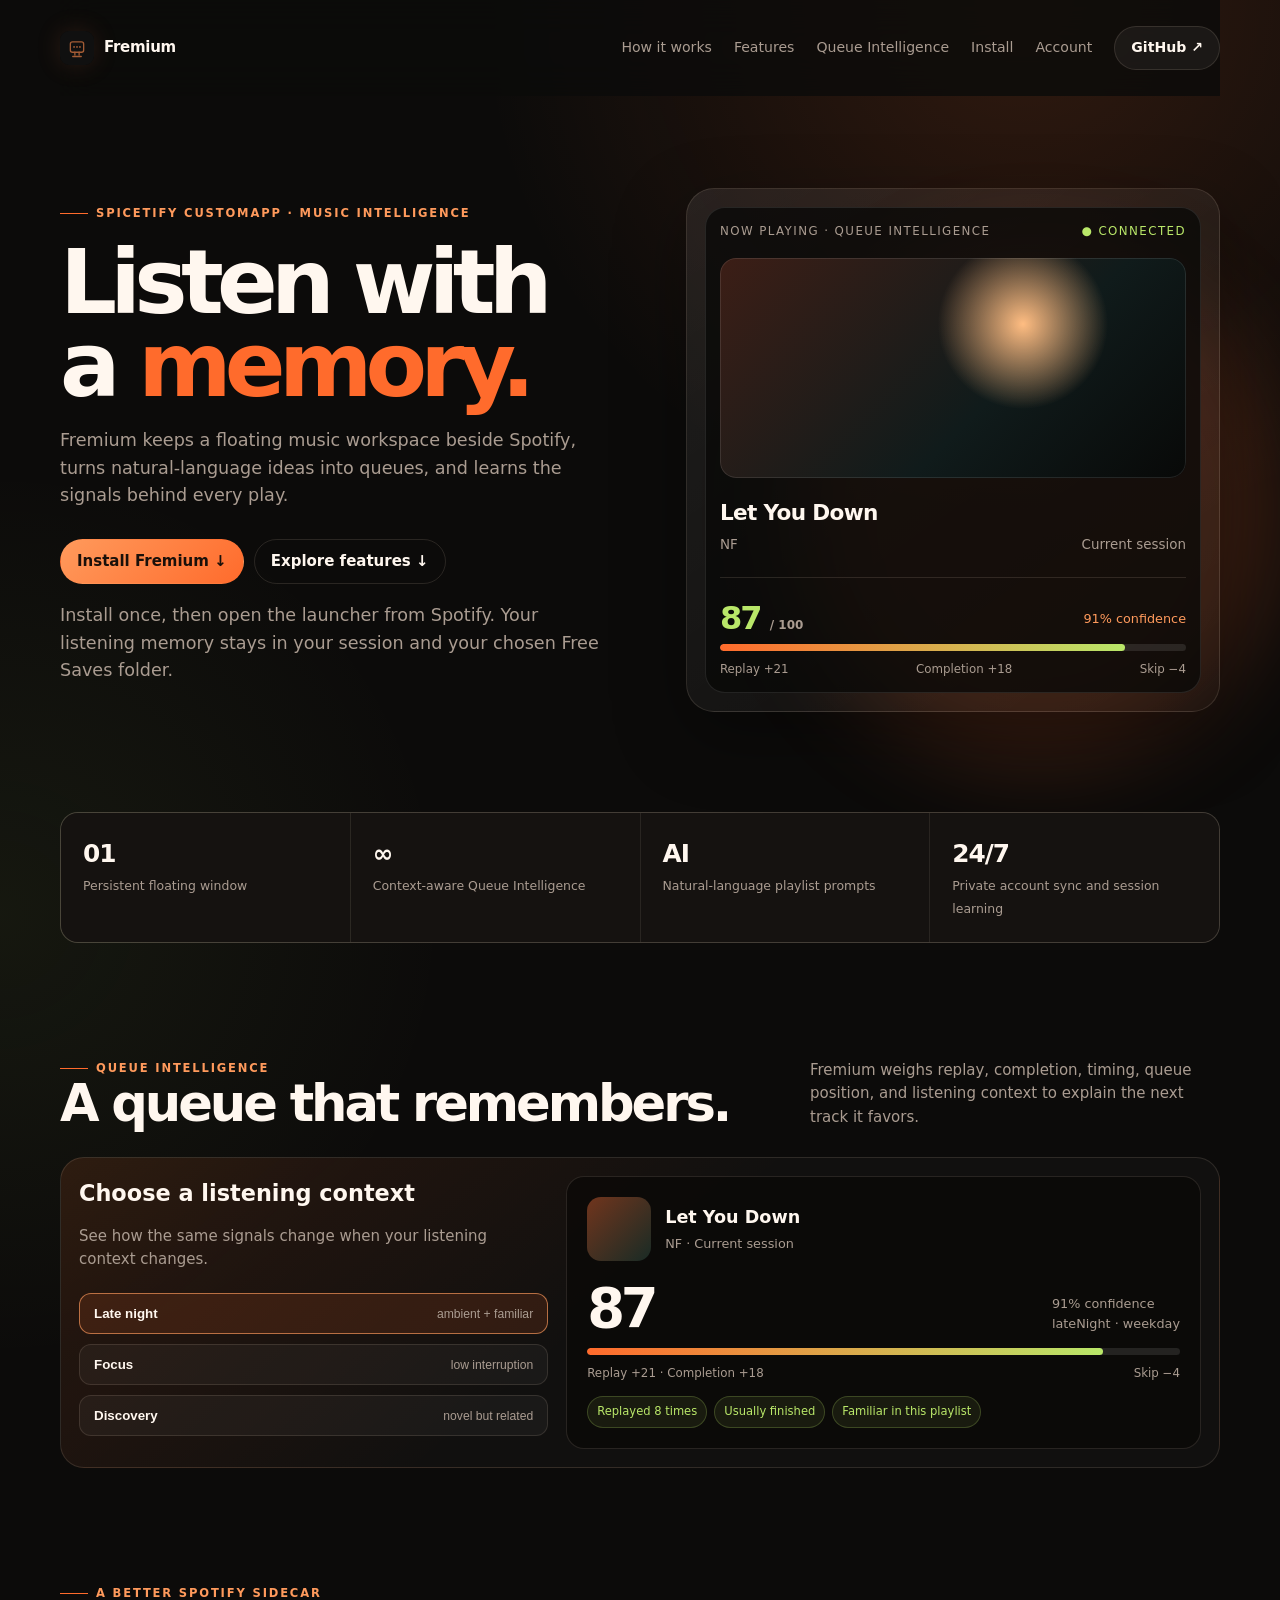
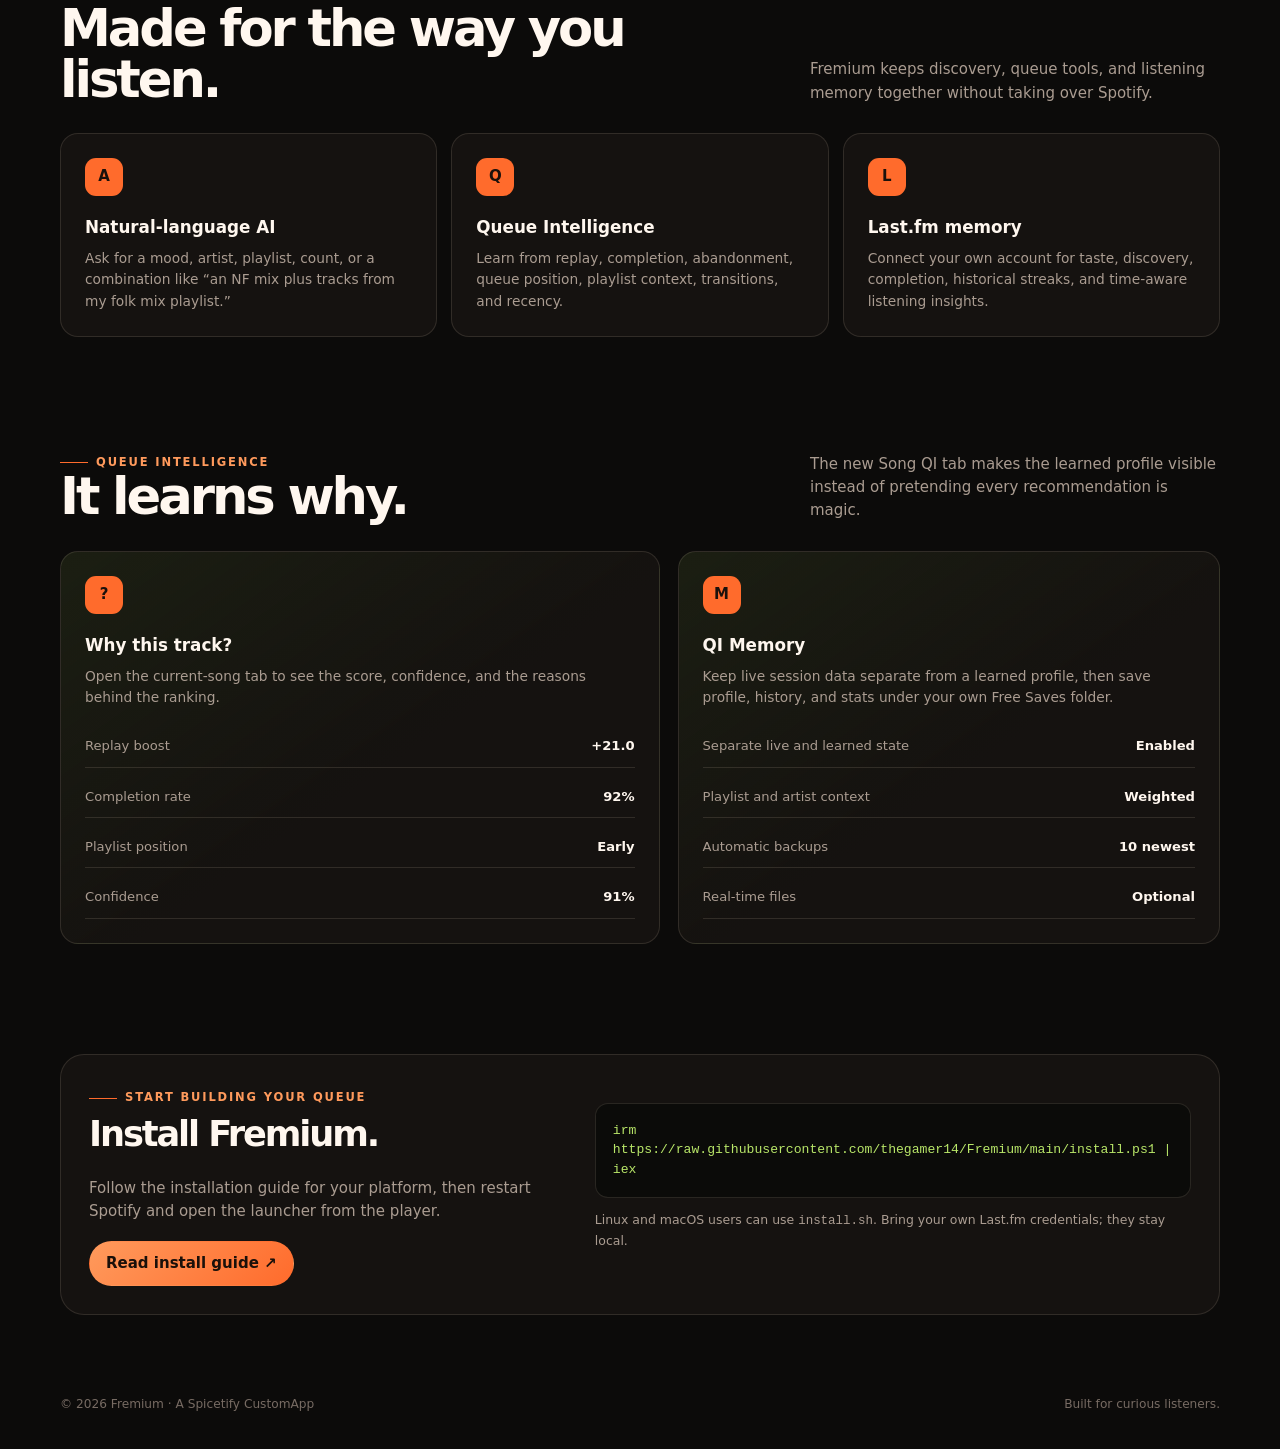
<file: index.html>
<!doctype html>
<html lang="en">
<head>
  <meta charset="utf-8">
  <meta name="viewport" content="width=device-width, initial-scale=1">
  <meta name="description" content="Fremium is a Spicetify CustomApp for smarter queues, AI playlists, and listening intelligence.">
  <title>Fremium — Listen with a memory</title>
  <link rel="icon" href="logo.svg" type="image/svg+xml">
  <style>
    :root {
      --bg: #0c0b0a;
      --panel: #151210;
      --panel-2: #1c1815;
      --line: rgba(255, 226, 204, .12);
      --text: #fff7ef;
      --muted: #aa9c91;
      --orange: #ff6b2c;
      --orange-2: #ff9a5c;
      --green: #b9e769;
      --shadow: 0 24px 70px rgba(0, 0, 0, .35);
    }
    * { box-sizing: border-box; }
    html { scroll-behavior: smooth; }
    body {
      margin: 0;
      color: var(--text);
      background:
        radial-gradient(circle at 80% 0%, rgba(255, 107, 44, .15), transparent 34rem),
        radial-gradient(circle at 0% 30%, rgba(185, 231, 105, .06), transparent 28rem),
        var(--bg);
      font: 15px/1.55 Inter, ui-sans-serif, system-ui, -apple-system, BlinkMacSystemFont, "Segoe UI", sans-serif;
    }
    a { color: inherit; text-decoration: none; }
    .shell { width: min(1160px, calc(100% - 40px)); margin: 0 auto; }
    .nav { display: flex; align-items: center; justify-content: space-between; padding: 26px 0; position: sticky; top: 0; z-index: 10; background: rgba(12, 11, 10, .82); backdrop-filter: blur(18px); }
    .brand { display: flex; align-items: center; gap: 10px; font-weight: 850; letter-spacing: -.02em; }
    .brand-mark { display: block; width: 34px; height: 34px; border-radius: 9px; box-shadow: 0 0 24px rgba(164, 92, 53, .2); }
    .nav-links { display: flex; align-items: center; gap: 22px; color: var(--muted); font-size: .88rem; }
    .nav-links a:hover { color: var(--text); }
    .nav-button, .button { display: inline-flex; align-items: center; justify-content: center; gap: 8px; border: 1px solid var(--line); border-radius: 999px; padding: 10px 16px; color: var(--text); background: rgba(255,255,255,.05); font-weight: 750; cursor: pointer; transition: transform .18s, border-color .18s, background .18s; }
    .nav-button:hover, .button:hover { transform: translateY(-2px); border-color: rgba(255, 155, 95, .6); background: rgba(255, 107, 44, .12); }
    .button.primary { color: #1a100a; border-color: transparent; background: linear-gradient(135deg, var(--orange-2), var(--orange)); }
    .button.secondary { background: transparent; }
    .hero { display: grid; grid-template-columns: 1.02fr .98fr; gap: 70px; align-items: center; padding: 92px 0 100px; }
    .eyebrow { display: inline-flex; align-items: center; gap: 8px; color: var(--orange-2); text-transform: uppercase; letter-spacing: .16em; font-size: .72rem; font-weight: 850; }
    .eyebrow::before { content: ""; width: 28px; height: 1px; background: var(--orange); }
    h1 { max-width: 700px; margin: 18px 0 20px; font-size: clamp(3.2rem, 7vw, 6.7rem); line-height: .93; letter-spacing: -.075em; }
    h1 em { color: var(--orange); font-style: normal; }
    .hero-copy > p { max-width: 570px; color: var(--muted); font-size: 1.1rem; }
    .hero-actions { display: flex; flex-wrap: wrap; gap: 10px; margin-top: 30px; }
    .hero-note { margin-top: 18px; color: #7f7168; font-size: .78rem; }
    .hero-art { position: relative; padding: 18px; border: 1px solid var(--line); border-radius: 28px; background: linear-gradient(145deg, rgba(255,255,255,.08), rgba(255,255,255,.02)); box-shadow: var(--shadow); }
    .hero-art::before { content: ""; position: absolute; inset: 12% -12% -10% 20%; z-index: -1; border-radius: 50%; background: rgba(255, 107, 44, .18); filter: blur(45px); }
    .player { padding: 14px; border: 1px solid rgba(255,255,255,.1); border-radius: 20px; background: rgba(9,8,7,.76); }
    .player-top, .player-meta, .score-line, .bar-line, .install-top { display: flex; align-items: center; justify-content: space-between; gap: 12px; }
    .player-top { color: var(--muted); font-size: .74rem; text-transform: uppercase; letter-spacing: .12em; }
    .live { color: var(--green); }
    .album-art { display: grid; place-items: center; height: 220px; margin: 18px 0; overflow: hidden; border-radius: 16px; background: radial-gradient(circle at 65% 30%, #ffbd82, transparent 25%), linear-gradient(135deg, #3c1e16, #101b1b 60%, #080908); font-size: 4rem; font-weight: 900; letter-spacing: -.12em; color: rgba(255,247,239,.86); box-shadow: inset 0 0 0 1px rgba(255,255,255,.1); }
    .album-art img { display: block; width: 100%; height: 100%; object-fit: cover; }
    .player h3 { margin: 0; font-size: 1.35rem; letter-spacing: -.03em; }
    .player-meta { margin-top: 5px; color: var(--muted); font-size: .84rem; }
    .score-line { margin-top: 22px; padding-top: 16px; border-top: 1px solid var(--line); }
    .score { color: var(--green); font-size: 2rem; font-weight: 850; letter-spacing: -.06em; }
    .score small { color: var(--muted); font-size: .75rem; font-weight: 600; letter-spacing: 0; }
    .confidence { color: var(--orange-2); font-size: .8rem; }
    .bar { height: 7px; overflow: hidden; border-radius: 20px; background: rgba(255,255,255,.1); }
    .bar > span { display: block; height: 100%; border-radius: inherit; background: linear-gradient(90deg, var(--orange), var(--green)); }
    .bar-line { margin-top: 9px; color: var(--muted); font-size: .74rem; }
    .metrics { display: grid; grid-template-columns: repeat(4, 1fr); gap: 1px; overflow: hidden; border: 1px solid var(--line); border-radius: 18px; background: var(--line); }
    .metric { padding: 22px; background: var(--panel); }
    .metric strong { display: block; font-size: 1.55rem; letter-spacing: -.04em; }
    .metric span { color: var(--muted); font-size: .78rem; }
    .section { padding: 110px 0 0; }
    .section-heading { display: flex; align-items: end; justify-content: space-between; gap: 20px; margin-bottom: 28px; }
    .section-heading h2 { margin: 0; font-size: clamp(2rem, 4vw, 3.3rem); line-height: 1; letter-spacing: -.06em; }
    .section-heading p { max-width: 410px; margin: 0; color: var(--muted); }
    .intelligence { display: grid; grid-template-columns: .85fr 1.15fr; gap: 18px; padding: 18px; border: 1px solid var(--line); border-radius: 24px; background: linear-gradient(140deg, rgba(255,107,44,.12), rgba(255,255,255,.025) 48%); }
    .intelligence-controls { display: flex; flex-direction: column; gap: 10px; }
    .intelligence-controls h3 { margin: 0 0 4px; font-size: 1.4rem; }
    .intelligence-controls p { margin: 0 0 12px; color: var(--muted); }
    .scene { display: flex; align-items: center; justify-content: space-between; width: 100%; padding: 12px 14px; border: 1px solid var(--line); border-radius: 12px; color: var(--text); background: rgba(255,255,255,.04); text-align: left; cursor: pointer; }
    .scene:hover, .scene.active { border-color: rgba(255, 155, 95, .65); background: rgba(255, 107, 44, .13); }
    .scene span { color: var(--muted); font-size: .76rem; }
    .intelligence-card { padding: 20px; border: 1px solid var(--line); border-radius: 18px; background: rgba(9,8,7,.68); }
    .intelligence-track { display: flex; align-items: center; gap: 14px; }
    .cover { display: grid; place-items: center; width: 64px; height: 64px; overflow: hidden; border-radius: 14px; background: linear-gradient(135deg, #71351d, #192b25); color: var(--green); font-weight: 900; }
    .cover img { display: block; width: 100%; height: 100%; object-fit: cover; }
    .intelligence-track h3 { margin: 0; font-size: 1.1rem; }
    .intelligence-track p { margin: 3px 0 0; color: var(--muted); font-size: .8rem; }
    .intelligence-score { display: flex; align-items: end; justify-content: space-between; gap: 16px; margin: 24px 0 14px; }
    .intelligence-score strong { font-size: 3.4rem; line-height: .9; letter-spacing: -.08em; }
    .intelligence-score span { color: var(--muted); font-size: .8rem; }
    .reason-list { display: flex; flex-wrap: wrap; gap: 7px; margin-top: 14px; }
    .reason { padding: 6px 9px; border: 1px solid rgba(185,231,105,.22); border-radius: 999px; color: var(--green); background: rgba(185,231,105,.08); font-size: .72rem; }
    .grid-3 { display: grid; grid-template-columns: repeat(3, 1fr); gap: 14px; }
    .feature, .qi-card { padding: 24px; border: 1px solid var(--line); border-radius: 18px; background: var(--panel); }
    .feature-icon, .qi-icon { display: grid; place-items: center; width: 38px; height: 38px; margin-bottom: 18px; border-radius: 11px; color: #1b110c; background: var(--orange); font-weight: 900; }
    .feature h3, .qi-card h3 { margin: 0 0 8px; font-size: 1.05rem; }
    .feature p, .qi-card p { margin: 0; color: var(--muted); font-size: .86rem; }
    .qi-layout { display: grid; grid-template-columns: 1.05fr .95fr; gap: 18px; }
    .qi-card { background: linear-gradient(145deg, rgba(185,231,105,.09), var(--panel) 55%); }
    .qi-list { display: grid; gap: 9px; margin-top: 18px; }
    .qi-line { display: flex; justify-content: space-between; gap: 12px; padding: 10px 0; border-bottom: 1px solid var(--line); color: var(--muted); font-size: .82rem; }
    .qi-line strong { color: var(--text); }
    .install { display: grid; grid-template-columns: .9fr 1.1fr; gap: 18px; padding: 28px; border: 1px solid var(--line); border-radius: 24px; background: var(--panel); }
    .install h2 { margin: 0 0 10px; font-size: 2.2rem; letter-spacing: -.06em; }
    .install p { color: var(--muted); }
    .code { margin-top: 20px; padding: 17px; overflow-x: auto; border: 1px solid var(--line); border-radius: 13px; color: var(--green); background: #0b0b09; font: .82rem/1.5 ui-monospace, SFMono-Regular, Consolas, monospace; }
    .install-links { display: flex; flex-wrap: wrap; gap: 10px; margin-top: 18px; }
    .account-layout { display: grid; grid-template-columns: .85fr 1.15fr; gap: 18px; }
    .account-card { padding: 24px; border: 1px solid var(--line); border-radius: 18px; background: var(--panel); }
    .account-card h3 { margin: 0 0 8px; font-size: 1.25rem; letter-spacing: -.04em; }
    .account-card > p { margin: 0 0 16px; color: var(--muted); font-size: .86rem; }
    .account-settings { margin: 0 0 16px; border: 1px solid var(--line); border-radius: 12px; background: rgba(255,255,255,.03); }
    .account-settings summary { padding: 11px 13px; color: var(--orange-2); cursor: pointer; font-size: .8rem; font-weight: 750; }
    .account-settings[open] summary { border-bottom: 1px solid var(--line); }
    .account-form { display: flex; flex-direction: column; gap: 10px; }
    .account-settings .account-form { padding: 13px; }
    .account-field { display: flex; flex-direction: column; gap: 5px; color: var(--muted); font-size: .76rem; font-weight: 700; }
    .account-field input { width: 100%; padding: 10px 11px; border: 1px solid var(--line); border-radius: 9px; outline: none; color: var(--text); background: rgba(0,0,0,.28); font: inherit; }
    .account-field input:focus { border-color: rgba(255,155,95,.7); box-shadow: 0 0 0 3px rgba(255,107,44,.12); }
    .account-form-actions { display: flex; flex-wrap: wrap; gap: 8px; margin-top: 3px; }
    .account-switch { margin: 12px 0; color: var(--muted); font-size: .8rem; }
    .account-switch button { padding: 0; border: 0; color: var(--orange-2); background: transparent; cursor: pointer; font: inherit; }
    .account-note { margin: 14px 0 0 !important; color: #776b63 !important; font-size: .74rem !important; }
    .account-message { margin-top: 12px; padding: 9px 11px; border: 1px solid var(--line); border-radius: 9px; color: var(--muted); font-size: .78rem; }
    .account-message.ok { border-color: rgba(185,231,105,.3); color: var(--green); background: rgba(185,231,105,.08); }
    .account-message.error { border-color: rgba(255,107,44,.35); color: var(--orange-2); background: rgba(255,107,44,.08); }
    .account-dashboard { min-width: 0; }
    .account-dashboard-head { display: flex; align-items: start; justify-content: space-between; gap: 12px; }
    .account-dashboard-head h3 { margin: 5px 0 0; }
    .account-live { padding: 5px 8px; border: 1px solid rgba(185,231,105,.25); border-radius: 999px; color: var(--green); font-size: .65rem; font-weight: 850; letter-spacing: .1em; }
    .account-user { margin: 12px 0; padding: 9px 11px; border-radius: 9px; color: var(--muted); background: rgba(255,255,255,.05); font-size: .78rem; overflow-wrap: anywhere; }
    .account-dashboard-actions { display: flex; flex-wrap: wrap; gap: 8px; }
    .account-stats { display: grid; grid-template-columns: repeat(4, 1fr); gap: 8px; margin-top: 18px; }
    .account-stat { min-width: 0; padding: 11px; border: 1px solid var(--line); border-radius: 10px; background: rgba(255,255,255,.04); }
    .account-stat span, .account-stat small { display: block; color: var(--muted); font-size: .67rem; }
    .account-stat strong { display: block; margin: 3px 0 2px; color: var(--text); font-size: 1.2rem; letter-spacing: -.05em; overflow: hidden; text-overflow: ellipsis; }
    .account-content { display: grid; grid-template-columns: 1fr 1fr; gap: 18px; margin-top: 20px; }
    .account-section-label { margin-bottom: 8px; color: var(--orange-2); text-transform: uppercase; letter-spacing: .13em; font-size: .66rem; font-weight: 850; }
    .account-current { display: flex; align-items: center; justify-content: space-between; gap: 12px; min-height: 58px; padding: 11px; border: 1px solid var(--line); border-radius: 10px; background: rgba(255,255,255,.04); }
    .account-current-track { min-width: 0; }
    .account-current-track strong, .account-current-track span { display: block; overflow: hidden; text-overflow: ellipsis; white-space: nowrap; }
    .account-current-track strong { font-size: .85rem; }
    .account-current-track span { margin-top: 2px; color: var(--muted); font-size: .7rem; }
    .account-current-qi { flex: 0 0 auto; text-align: right; }
    .account-current-qi strong, .account-current-qi span { display: block; }
    .account-current-qi strong { color: var(--green); font-size: 1.3rem; }
    .account-current-qi span { color: var(--muted); font-size: .65rem; }
    .account-list { display: grid; gap: 6px; }
    .account-list-row { display: flex; align-items: center; justify-content: space-between; gap: 10px; padding: 8px 0; border-bottom: 1px solid var(--line); }
    .account-list-row > div { min-width: 0; }
    .account-list-row strong, .account-list-row span { display: block; overflow: hidden; text-overflow: ellipsis; white-space: nowrap; }
    .account-list-row strong { font-size: .78rem; }
    .account-list-row span, .account-list-row b { color: var(--muted); font-size: .68rem; font-weight: 600; }
    .account-list-row b { flex: 0 0 auto; text-align: right; }
    .account-empty { padding: 11px; border-radius: 9px; color: var(--muted); background: rgba(255,255,255,.04); font-size: .76rem; }
    .account-qi { margin-top: 20px; padding-top: 17px; border-top: 1px solid var(--line); }
    .account-qi-grid { display: grid; grid-template-columns: repeat(4, 1fr); gap: 8px; }
    .account-qi-grid > div { padding: 10px; border-radius: 9px; background: rgba(185,231,105,.07); }
    .account-qi-grid strong, .account-qi-grid span { display: block; }
    .account-qi-grid strong { color: var(--green); font-size: 1.15rem; }
    .account-qi-grid span { margin-top: 2px; color: var(--muted); font-size: .66rem; }
    .account-reasons { display: flex; flex-wrap: wrap; gap: 6px; margin-top: 10px; }
    .account-reasons span { padding: 5px 8px; border: 1px solid rgba(185,231,105,.2); border-radius: 999px; color: var(--green); background: rgba(185,231,105,.07); font-size: .68rem; }
    [hidden] { display: none !important; }
    footer { display: flex; justify-content: space-between; gap: 20px; padding: 80px 0 35px; color: #776b63; font-size: .76rem; }
    @media (max-width: 820px) {
      .nav-links a:not(.nav-button) { display: none; }
      .hero, .intelligence, .qi-layout, .install, .account-layout, .account-content { grid-template-columns: 1fr; }
      .hero { gap: 42px; padding-top: 60px; }
      .metrics { grid-template-columns: repeat(2, 1fr); }
      .grid-3 { grid-template-columns: 1fr; }
      .account-stats { grid-template-columns: repeat(2, 1fr); }
      .section { padding-top: 78px; }
      .section-heading { display: block; }
      .section-heading p { margin-top: 12px; }
    }
    @media (max-width: 480px) {
      .shell { width: min(100% - 28px, 1160px); }
      h1 { font-size: 3.35rem; }
      .metrics { grid-template-columns: 1fr 1fr; }
      .metric { padding: 16px; }
      .metric strong { font-size: 1.2rem; }
      .album-art { height: 170px; }
    }
  </style>
</head>
<body>
  <header class="nav shell">
    <a class="brand" href="#top" aria-label="Fremium home"><img class="brand-mark" src="logo.svg" alt=""><span>Fremium</span></a>
    <nav class="nav-links" aria-label="Primary navigation">
      <a href="#intelligence">How it works</a>
      <a href="#features">Features</a>
      <a href="#qi">Queue Intelligence</a>
      <a href="install.html">Install</a>
      <a href="account.html">Account</a>
      <a class="nav-button" href="https://github.com/thegamer14/Fremium" target="_blank" rel="noreferrer">GitHub ↗</a>
    </nav>
  </header>

  <main id="top">
    <section class="hero shell">
      <div class="hero-copy">
        <div class="eyebrow">Spicetify CustomApp · Music intelligence</div>
        <h1>Listen with a <em>memory.</em></h1>
        <p>Fremium keeps a floating music workspace beside Spotify, turns natural-language ideas into queues, and learns the signals behind every play.</p>
        <div class="hero-actions">
          <a class="button primary" href="install.html">Install Fremium ↓</a>
          <a class="button secondary" href="#features">Explore features ↓</a>
        </div>
        <p class="hero-note">Install once, then open the launcher from Spotify. Your listening memory stays in your session and your chosen Free Saves folder.</p>
      </div>
      <div class="hero-art" aria-label="Fremium Queue Intelligence workspace">
        <div class="player">
          <div class="player-top"><span>Now playing · Queue Intelligence</span><span class="live">● CONNECTED</span></div>
          <div class="album-art"><img src="https://is1-ssl.mzstatic.com/image/thumb/Music126/v4/6e/96/04/6e9604a8-3270-f86e-0c47-0127141545c3/17UM1IM17084.rgb.jpg/600x600bb.jpg" alt="Perception album cover" onerror="this.remove(); this.parentElement.textContent='QI';"></div>
          <h3>Let You Down</h3>
          <div class="player-meta"><span>NF</span><span>Current session</span></div>
          <div class="score-line"><div class="score">87 <small>/ 100</small></div><div class="confidence">91% confidence</div></div>
          <div class="bar"><span style="width:87%"></span></div>
          <div class="bar-line"><span>Replay +21</span><span>Completion +18</span><span>Skip −4</span></div>
        </div>
      </div>
    </section>

    <section class="metrics shell" aria-label="Fremium highlights">
      <div class="metric"><strong>01</strong><span>Persistent floating window</span></div>
      <div class="metric"><strong>∞</strong><span>Context-aware Queue Intelligence</span></div>
      <div class="metric"><strong>AI</strong><span>Natural-language playlist prompts</span></div>
      <div class="metric"><strong>24/7</strong><span>Private account sync and session learning</span></div>
    </section>

    <section class="section shell" id="intelligence">
      <div class="section-heading">
        <div><div class="eyebrow">Queue Intelligence</div><h2>A queue that remembers.</h2></div>
        <p>Fremium weighs replay, completion, timing, queue position, and listening context to explain the next track it favors.</p>
      </div>
      <div class="intelligence">
        <div class="intelligence-controls">
          <h3>Choose a listening context</h3>
          <p>See how the same signals change when your listening context changes.</p>
          <button class="scene active" data-scene="night"><strong>Late night</strong><span>ambient + familiar</span></button>
          <button class="scene" data-scene="focus"><strong>Focus</strong><span>low interruption</span></button>
          <button class="scene" data-scene="discovery"><strong>Discovery</strong><span>novel but related</span></button>
        </div>
        <div class="intelligence-card">
          <div class="intelligence-track"><div class="cover" id="intelligence-cover"><img src="https://is1-ssl.mzstatic.com/image/thumb/Music126/v4/6e/96/04/6e9604a8-3270-f86e-0c47-0127141545c3/17UM1IM17084.rgb.jpg/600x600bb.jpg" alt="Perception album cover" onerror="this.remove(); this.parentElement.textContent='QI';"></div><div><h3 id="intelligence-title">Let You Down</h3><p id="intelligence-artist">NF · Current session</p></div></div>
          <div class="intelligence-score"><strong id="intelligence-score">87</strong><span id="intelligence-confidence">91% confidence<br><span id="intelligence-context">lateNight · weekday</span></span></div>
          <div class="bar"><span id="intelligence-bar" style="width:87%"></span></div>
          <div class="bar-line"><span id="intelligence-positive">Replay +21 · Completion +18</span><span id="intelligence-negative">Skip −4</span></div>
          <div class="reason-list" id="intelligence-reasons"><span class="reason">Replayed 8 times</span><span class="reason">Usually finished</span><span class="reason">Familiar in this playlist</span></div>
        </div>
      </div>
    </section>

    <section class="section shell" id="features">
      <div class="section-heading">
        <div><div class="eyebrow">A better Spotify sidecar</div><h2>Made for the way you listen.</h2></div>
        <p>Fremium keeps discovery, queue tools, and listening memory together without taking over Spotify.</p>
      </div>
      <div class="grid-3">
        <article class="feature"><div class="feature-icon">A</div><h3>Natural-language AI</h3><p>Ask for a mood, artist, playlist, count, or a combination like “an NF mix plus tracks from my folk mix playlist.”</p></article>
        <article class="feature"><div class="feature-icon">Q</div><h3>Queue Intelligence</h3><p>Learn from replay, completion, abandonment, queue position, playlist context, transitions, and recency.</p></article>
        <article class="feature"><div class="feature-icon">L</div><h3>Last.fm memory</h3><p>Connect your own account for taste, discovery, completion, historical streaks, and time-aware listening insights.</p></article>
      </div>
    </section>

    <section class="section shell" id="qi">
      <div class="section-heading">
        <div><div class="eyebrow">Queue Intelligence</div><h2>It learns why.</h2></div>
        <p>The new Song QI tab makes the learned profile visible instead of pretending every recommendation is magic.</p>
      </div>
      <div class="qi-layout">
        <article class="qi-card">
          <div class="qi-icon">?</div>
          <h3>Why this track?</h3>
          <p>Open the current-song tab to see the score, confidence, and the reasons behind the ranking.</p>
          <div class="qi-list">
            <div class="qi-line"><span>Replay boost</span><strong>+21.0</strong></div>
            <div class="qi-line"><span>Completion rate</span><strong>92%</strong></div>
            <div class="qi-line"><span>Playlist position</span><strong>Early</strong></div>
            <div class="qi-line"><span>Confidence</span><strong>91%</strong></div>
          </div>
        </article>
        <article class="qi-card">
          <div class="qi-icon">M</div>
          <h3>QI Memory</h3>
          <p>Keep live session data separate from a learned profile, then save profile, history, and stats under your own Free Saves folder.</p>
          <div class="qi-list">
            <div class="qi-line"><span>Separate live and learned state</span><strong>Enabled</strong></div>
            <div class="qi-line"><span>Playlist and artist context</span><strong>Weighted</strong></div>
            <div class="qi-line"><span>Automatic backups</span><strong>10 newest</strong></div>
            <div class="qi-line"><span>Real-time files</span><strong>Optional</strong></div>
          </div>
        </article>
      </div>
    </section>

    <section class="section shell" id="install">
      <div class="install">
        <div><div class="eyebrow">Start building your queue</div><h2>Install Fremium.</h2><p>Follow the installation guide for your platform, then restart Spotify and open the launcher from the player.</p><div class="install-links"><a class="button primary" href="install.html">Read install guide ↗</a></div></div>
        <div><div class="code">irm https://raw.githubusercontent.com/thegamer14/Fremium/main/install.ps1 | iex</div><p style="font-size:.78rem;margin-bottom:0">Linux and macOS users can use <code>install.sh</code>. Bring your own Last.fm credentials; they stay local.</p></div>
      </div>
    </section>
  </main>

  <footer class="shell"><span>© <span id="year"></span> Fremium · A Spicetify CustomApp</span><span>Built for curious listeners.</span></footer>

  <script>
    const scenes = {
      night: { title: "Let You Down", artist: "NF · late-night focus", cover: "QI", art: "https://is1-ssl.mzstatic.com/image/thumb/Music126/v4/6e/96/04/6e9604a8-3270-f86e-0c47-0127141545c3/17UM1IM17084.rgb.jpg/600x600bb.jpg", score: 87, confidence: 91, context: "lateNight · weekday", positive: "Replay +21 · Completion +18", negative: "Skip −4", reasons: ["Replayed 8 times", "Usually finished", "Familiar in this playlist"] },
      focus: { title: "The Search", artist: "NF · deep focus", cover: "NF", art: "https://is1-ssl.mzstatic.com/image/thumb/Music115/v4/3e/fe/fa/3efefa81-fa46-8124-46b1-1b340baff0e9/19UMGIM46307.rgb.jpg/600x600bb.jpg", score: 78, confidence: 84, context: "afternoon · weekday", positive: "Completion +17 · Position +9", negative: "Recently played −3", reasons: ["Strong completion history", "Usually chosen early", "No recent skips"] },
      discovery: { title: "Clouded", artist: "NF · discovery branch", cover: "CL", art: "https://is1-ssl.mzstatic.com/image/thumb/Music115/v4/c2/38/87/c23887b2-b0db-6962-61ac-203f801c5fa3/21UMGIM08880.rgb.jpg/600x600bb.jpg", score: 64, confidence: 57, context: "evening · weekend", positive: "Flow +8 · Artist +6", negative: "New track −2", reasons: ["New neighboring track", "Related artist signal", "Still learning your fit"] }
    };
    const setScene = name => {
      const scene = scenes[name];
      document.querySelectorAll(".scene").forEach(button => button.classList.toggle("active", button.dataset.scene === name));
      document.getElementById("intelligence-title").textContent = scene.title;
      document.getElementById("intelligence-artist").textContent = scene.artist;
      document.getElementById("intelligence-cover").innerHTML = `<img src="${scene.art}" alt="${scene.title} album cover" onerror="this.remove(); this.parentElement.textContent='${scene.cover}';">`;
      document.getElementById("intelligence-score").textContent = scene.score;
      document.getElementById("intelligence-confidence").innerHTML = scene.confidence + "% confidence<br><span>" + scene.context + "</span>";
      document.getElementById("intelligence-bar").style.width = scene.score + "%";
      document.getElementById("intelligence-positive").textContent = scene.positive;
      document.getElementById("intelligence-negative").textContent = scene.negative;
      document.getElementById("intelligence-reasons").innerHTML = scene.reasons.map(reason => '<span class="reason">' + reason + "</span>").join("");
    };
    document.querySelectorAll(".scene").forEach(button => button.addEventListener("click", () => setScene(button.dataset.scene)));
    document.getElementById("year").textContent = new Date().getFullYear();
  </script>
</body>
</html>
</file>
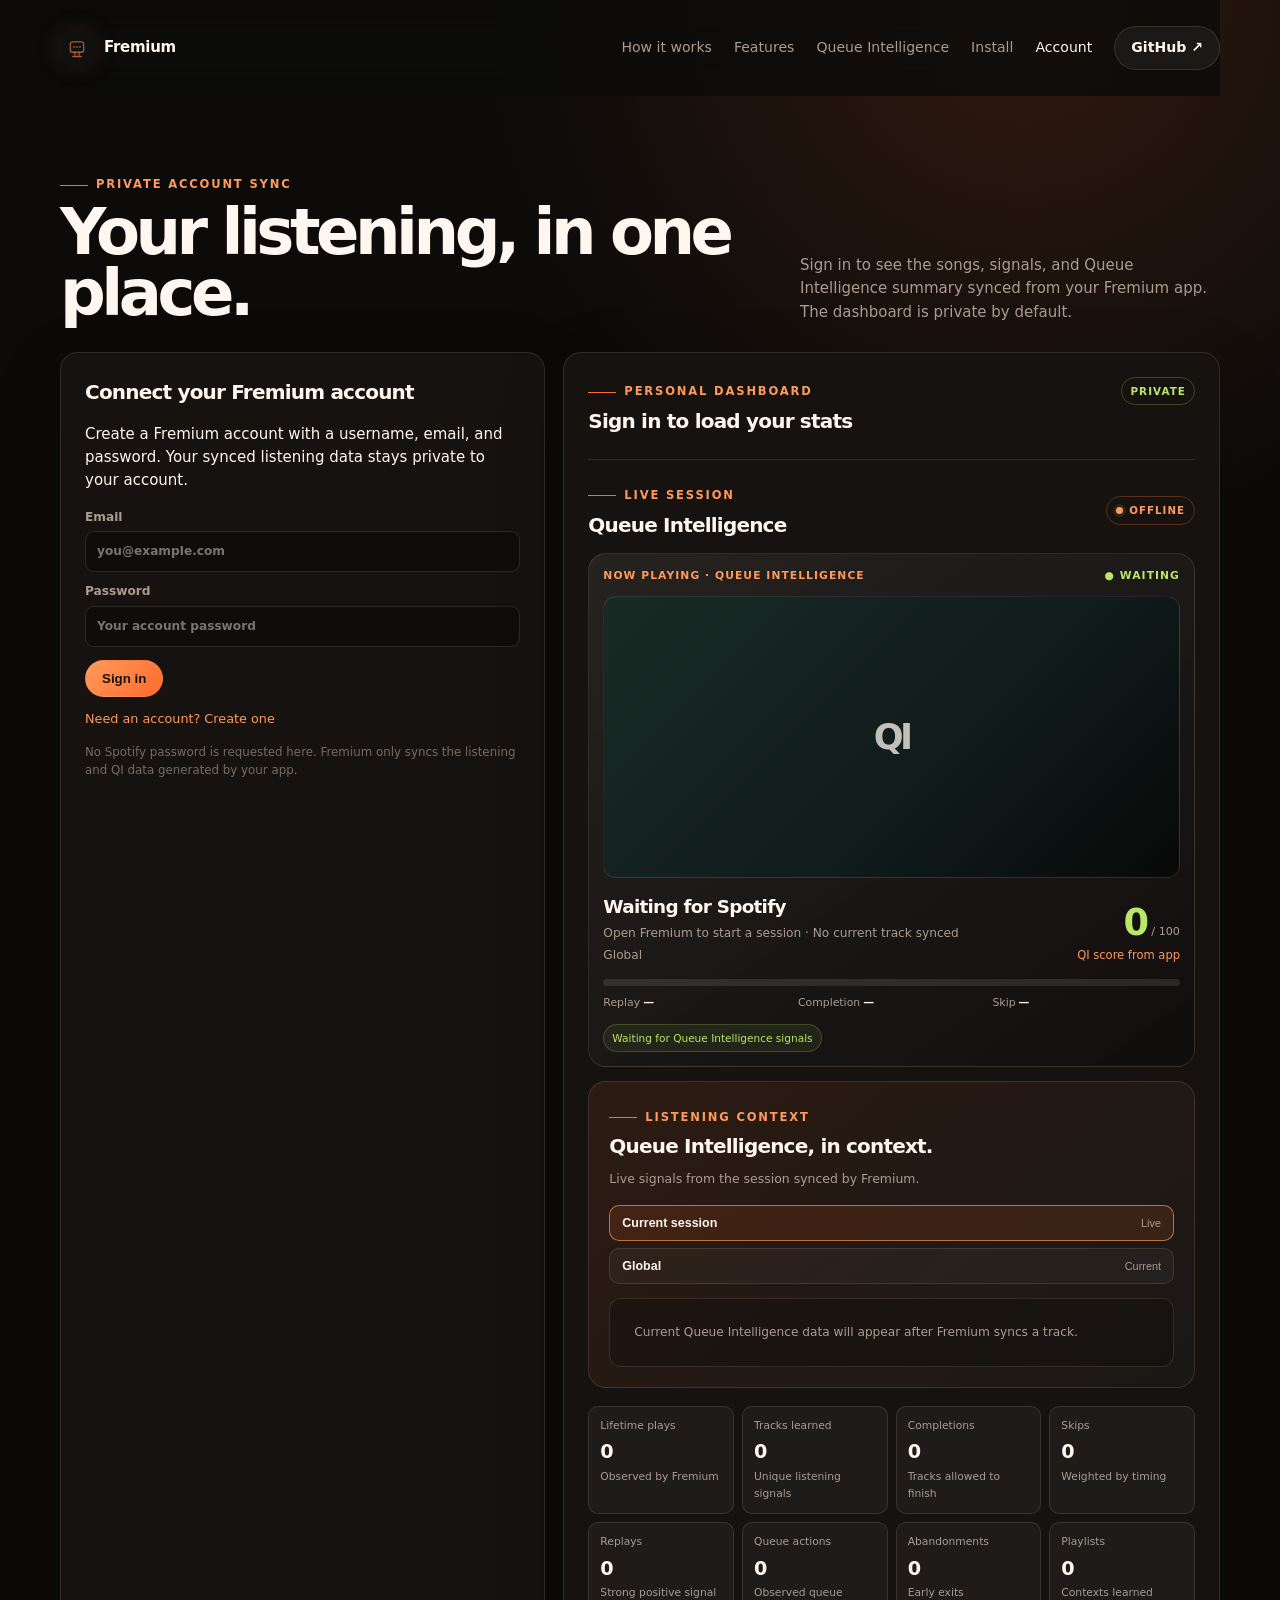
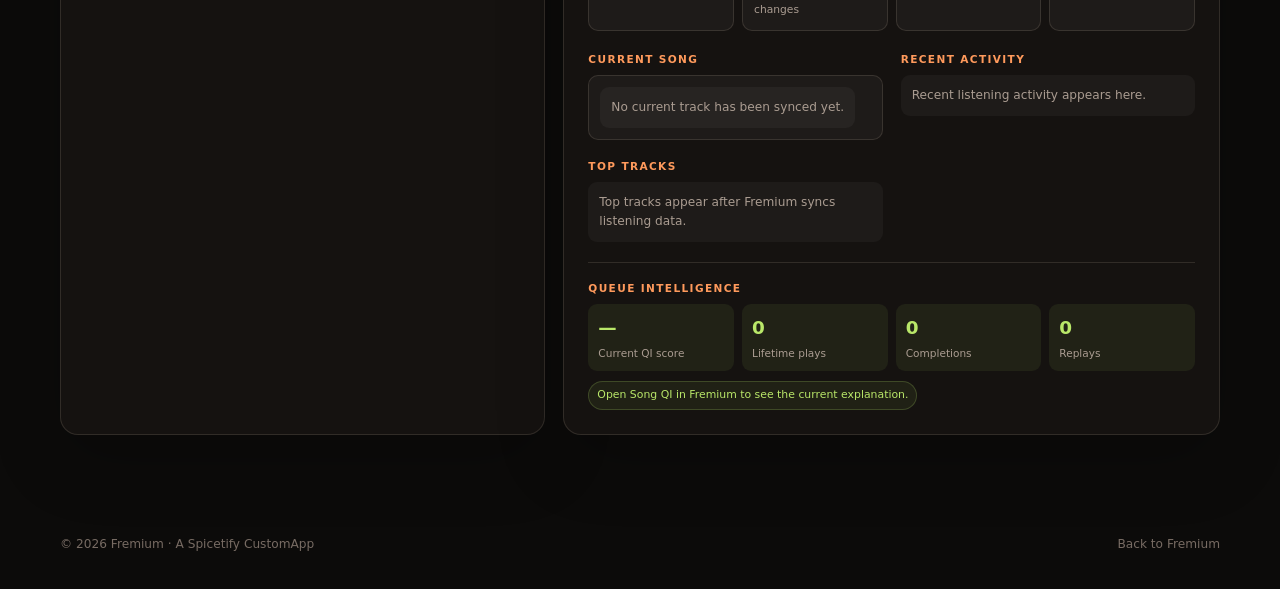
<file: account.html>
<!doctype html>
<html lang="en">
<head>
  <meta charset="utf-8">
  <meta name="viewport" content="width=device-width, initial-scale=1">
  <meta name="description" content="Your private Fremium listening and Queue Intelligence dashboard.">
  <title>Fremium Account</title>
  <link rel="icon" href="logo.svg" type="image/svg+xml">
  <link rel="stylesheet" href="account.css">
  <link rel="stylesheet" href="account-live.css">
</head>
<body>
  <header class="nav shell">
    <a class="brand" href="index.html" aria-label="Fremium home"><img class="brand-mark" src="logo.svg" alt=""><span>Fremium</span></a>
    <nav class="nav-links" aria-label="Primary navigation">
      <a href="index.html#intelligence">How it works</a>
      <a href="index.html#features">Features</a>
      <a href="index.html#qi">Queue Intelligence</a>
      <a href="install.html">Install</a>
      <a class="active" href="account.html" aria-current="page">Account</a>
      <a class="nav-button" href="https://github.com/thegamer14/Fremium" target="_blank" rel="noreferrer">GitHub ↗</a>
    </nav>
  </header>

  <main class="shell account-page">
    <div class="account-hero">
      <div><div class="eyebrow">Private account sync</div><h1>Your listening, in one place.</h1></div>
      <p>Sign in to see the songs, signals, and Queue Intelligence summary synced from your Fremium app. The dashboard is private by default.</p>
    </div>
    <div class="account-layout">
      <div class="account-card">
        <div id="account-signed-out">
          <h3>Connect your Fremium account</h3>
          <p>Create a Fremium account with a username, email, and password. Your synced listening data stays private to your account.</p>
          <form class="account-form" id="account-auth-form">
            <label class="account-field" id="account-display-field" hidden>Username<input id="account-display-name" type="text" placeholder="Choose a username" autocomplete="username"></label>
            <label class="account-field">Email<input id="account-email" type="email" placeholder="you@example.com" autocomplete="email" required></label>
            <label class="account-field">Password<input id="account-password" type="password" placeholder="Your account password" autocomplete="current-password" required></label>
            <div class="account-form-actions"><button class="button primary" id="account-submit" type="submit">Sign in</button></div>
          </form>
          <button class="button secondary account-secondary-action" id="account-resend" type="button" hidden>Resend verification email</button>
          <div class="account-switch"><button id="account-toggle" type="button">Need an account? Create one</button></div>
          <p class="account-note">No Spotify password is requested here. Fremium only syncs the listening and QI data generated by your app.</p>
        </div>
        <div id="account-signed-in" hidden>
          <h3>Your private dashboard</h3>
          <p>This dashboard refreshes automatically every 5 seconds while you are signed in.</p>
          <div class="account-user" id="account-user"></div>
          <div class="account-dashboard-actions"><button class="button primary small" id="account-refresh" type="button">Refresh stats</button><button class="button secondary small" id="account-signout" type="button">Sign out</button></div>
        </div>
        <div class="account-message" id="account-message" role="status" aria-live="polite" hidden></div>
      </div>
      <div class="account-card account-dashboard">
        <div class="account-dashboard-head"><div><div class="eyebrow">Personal dashboard</div><h3 id="account-dashboard-title">Connect to see your stats</h3></div><span class="account-live">PRIVATE</span></div>
        <div class="account-live-panel">
          <div class="account-live-heading"><div><div class="eyebrow">Live session</div><h3>Queue Intelligence</h3></div><div class="account-live-status waiting" id="account-live-status"><span class="account-live-dot"></span><span id="account-live-status-text">WAITING</span></div></div>
          <div class="account-now-card" id="account-now-card"></div>
          <div class="account-context-card" id="account-context-card">
            <div id="account-context-tabs"></div>
            <div id="account-context-summary"></div>
          </div>
        </div>
        <div class="account-stats" id="account-stats"></div>
        <div class="account-content">
          <div><div class="account-section-label">Current song</div><div class="account-current" id="account-current"></div><div class="account-section-label" style="margin-top:18px">Top tracks</div><div class="account-list" id="account-top"></div></div>
          <div><div class="account-section-label">Recent activity</div><div class="account-list" id="account-recent"></div></div>
        </div>
        <div class="account-qi" id="account-qi"></div>
      </div>
    </div>
  </main>

  <footer class="shell"><span>© <span id="year"></span> Fremium · A Spicetify CustomApp</span><a href="index.html">Back to Fremium</a></footer>
  <script src="account-config.js"></script>
  <script src="account.js"></script>
  <script>document.getElementById("year").textContent = new Date().getFullYear();</script>
</body>
</html>
</file>
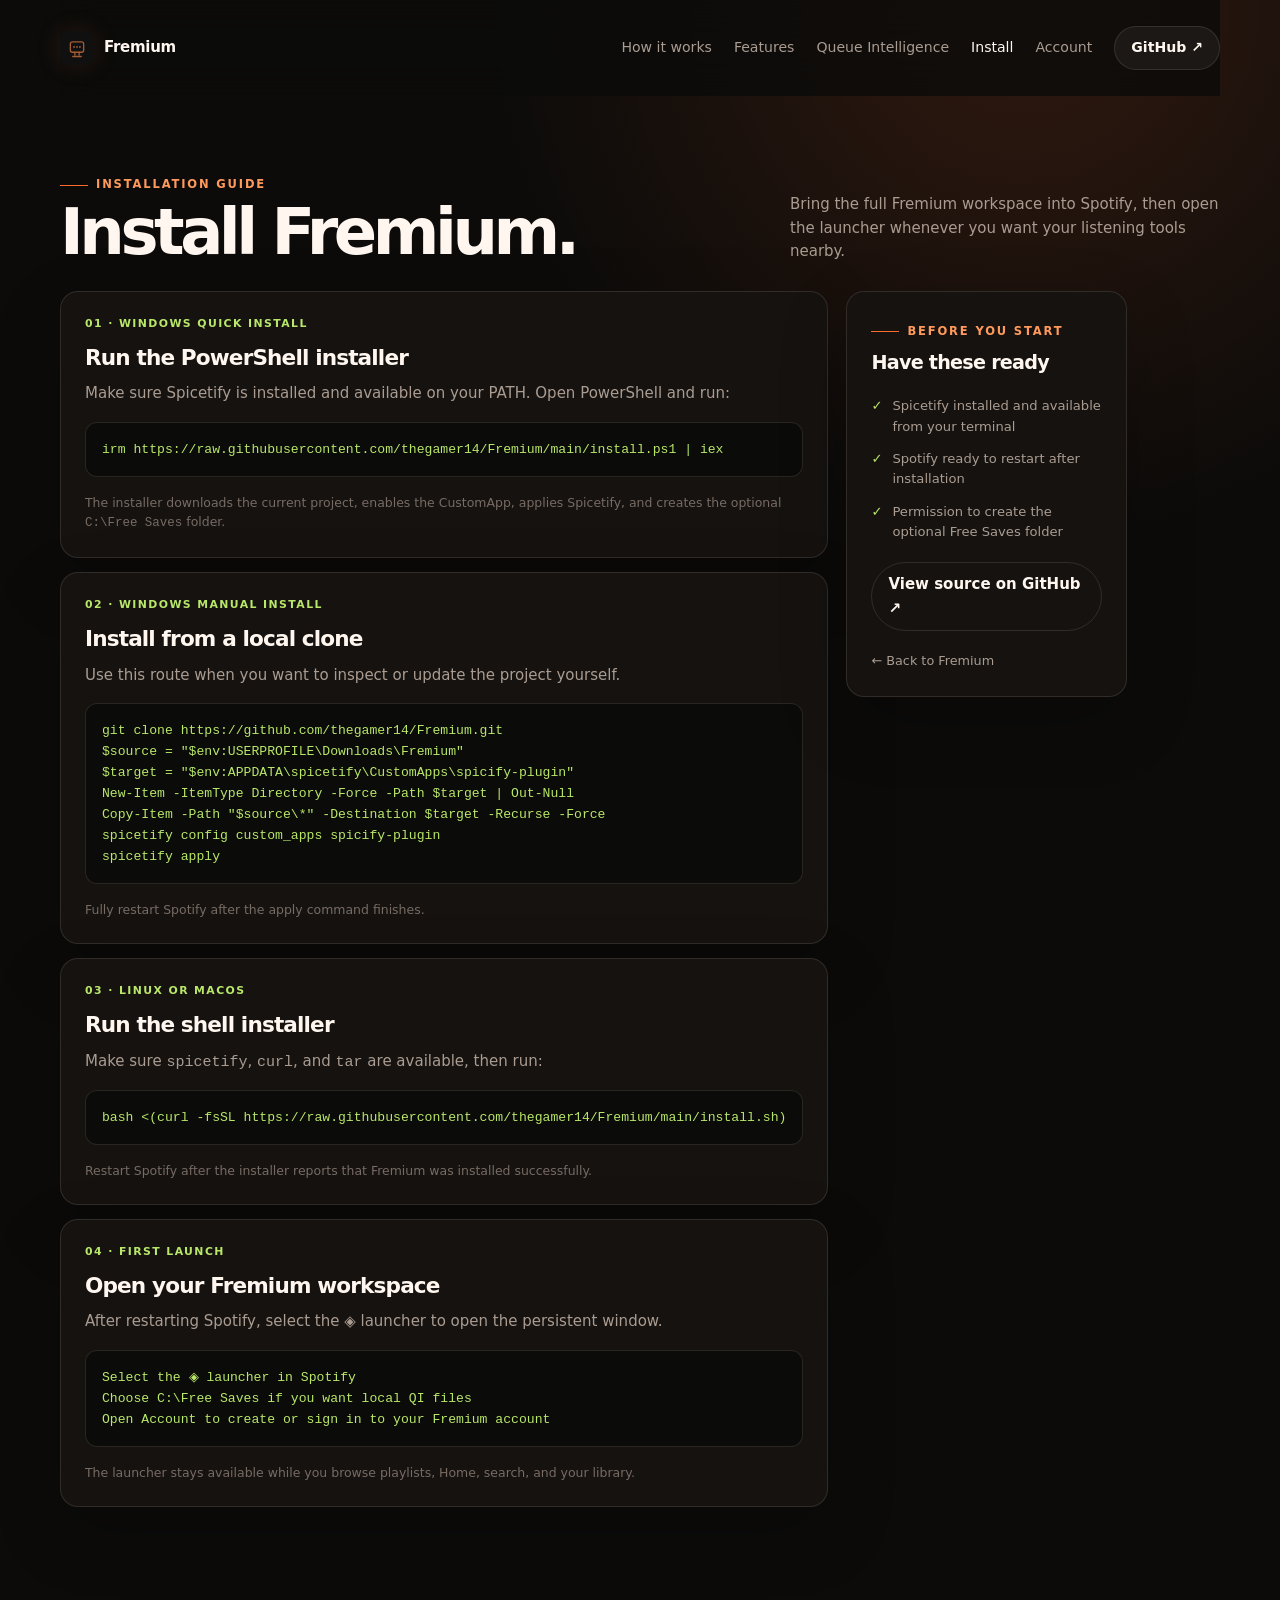
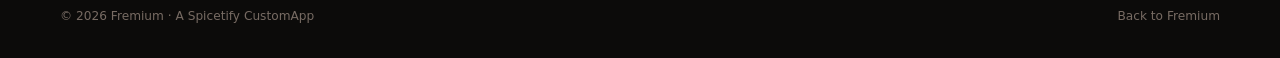
<file: install.html>
<!doctype html>
<html lang="en">
<head>
  <meta charset="utf-8">
  <meta name="viewport" content="width=device-width, initial-scale=1">
  <meta name="description" content="Install Fremium on Windows, Linux, or macOS with Spicetify.">
  <title>Fremium Installation Guide</title>
  <link rel="icon" href="logo.svg" type="image/svg+xml">
  <link rel="stylesheet" href="account.css">
  <link rel="stylesheet" href="install.css">
</head>
<body>
  <header class="nav shell">
    <a class="brand" href="index.html" aria-label="Fremium home"><img class="brand-mark" src="logo.svg" alt=""><span>Fremium</span></a>
    <nav class="nav-links" aria-label="Primary navigation">
      <a href="index.html#intelligence">How it works</a>
      <a href="index.html#features">Features</a>
      <a href="index.html#qi">Queue Intelligence</a>
      <a class="active" href="install.html" aria-current="page">Install</a>
      <a href="account.html">Account</a>
      <a class="nav-button" href="https://github.com/thegamer14/Fremium" target="_blank" rel="noreferrer">GitHub ↗</a>
    </nav>
  </header>

  <main class="shell install-page">
    <section class="install-hero">
      <div><div class="eyebrow">Installation guide</div><h1>Install Fremium.</h1></div>
      <p>Bring the full Fremium workspace into Spotify, then open the launcher whenever you want your listening tools nearby.</p>
    </section>

    <div class="install-layout">
      <div class="install-main">
        <article class="install-card" id="windows">
          <div class="step-label">01 · Windows quick install</div>
          <h2>Run the PowerShell installer</h2>
          <p>Make sure Spicetify is installed and available on your PATH. Open PowerShell and run:</p>
          <pre class="install-code"><code>irm https://raw.githubusercontent.com/thegamer14/Fremium/main/install.ps1 | iex</code></pre>
          <p class="install-note">The installer downloads the current project, enables the CustomApp, applies Spicetify, and creates the optional <code>C:\Free Saves</code> folder.</p>
        </article>

        <article class="install-card" id="manual">
          <div class="step-label">02 · Windows manual install</div>
          <h2>Install from a local clone</h2>
          <p>Use this route when you want to inspect or update the project yourself.</p>
          <pre class="install-code"><code>git clone https://github.com/thegamer14/Fremium.git
$source = "$env:USERPROFILE\Downloads\Fremium"
$target = "$env:APPDATA\spicetify\CustomApps\spicify-plugin"
New-Item -ItemType Directory -Force -Path $target | Out-Null
Copy-Item -Path "$source\*" -Destination $target -Recurse -Force
spicetify config custom_apps spicify-plugin
spicetify apply</code></pre>
          <p class="install-note">Fully restart Spotify after the apply command finishes.</p>
        </article>

        <article class="install-card" id="unix">
          <div class="step-label">03 · Linux or macOS</div>
          <h2>Run the shell installer</h2>
          <p>Make sure <code>spicetify</code>, <code>curl</code>, and <code>tar</code> are available, then run:</p>
          <pre class="install-code"><code>bash &lt;(curl -fsSL https://raw.githubusercontent.com/thegamer14/Fremium/main/install.sh)</code></pre>
          <p class="install-note">Restart Spotify after the installer reports that Fremium was installed successfully.</p>
        </article>

        <article class="install-card" id="start">
          <div class="step-label">04 · First launch</div>
          <h2>Open your Fremium workspace</h2>
          <p>After restarting Spotify, select the <strong>◈</strong> launcher to open the persistent window.</p>
          <pre class="install-code"><code>Select the ◈ launcher in Spotify
Choose C:\Free Saves if you want local QI files
Open Account to create or sign in to your Fremium account</code></pre>
          <p class="install-note">The launcher stays available while you browse playlists, Home, search, and your library.</p>
        </article>
      </div>

      <aside class="install-card install-aside">
        <div class="eyebrow">Before you start</div>
        <h2>Have these ready</h2>
        <ul>
          <li>Spicetify installed and available from your terminal</li>
          <li>Spotify ready to restart after installation</li>
          <li>Permission to create the optional Free Saves folder</li>
        </ul>
        <a class="button secondary" href="https://github.com/thegamer14/Fremium" target="_blank" rel="noreferrer">View source on GitHub ↗</a>
        <div class="install-footer"><a class="account-switch" href="index.html">← Back to Fremium</a></div>
      </aside>
    </div>
  </main>

  <footer class="shell"><span>© <span id="year"></span> Fremium · A Spicetify CustomApp</span><a href="index.html">Back to Fremium</a></footer>
  <script>document.getElementById("year").textContent = new Date().getFullYear();</script>
</body>
</html>
</file>
<file: account.css>
:root {
  --bg: #0c0b0a;
  --panel: #151210;
  --line: rgba(255, 226, 204, .12);
  --text: #fff7ef;
  --muted: #aa9c91;
  --orange: #ff6b2c;
  --orange-2: #ff9a5c;
  --green: #b9e769;
}
* { box-sizing: border-box; }
html { scroll-behavior: smooth; }
body { min-height: 100vh; margin: 0; color: var(--text); background: radial-gradient(circle at 80% 0%, rgba(255,107,44,.15), transparent 34rem), var(--bg); font: 15px/1.55 Inter, ui-sans-serif, system-ui, -apple-system, BlinkMacSystemFont, "Segoe UI", sans-serif; }
a { color: inherit; text-decoration: none; }
.shell { width: min(1160px, calc(100% - 40px)); margin: 0 auto; }
.nav { display: flex; align-items: center; justify-content: space-between; padding: 26px 0; position: sticky; top: 0; z-index: 10; background: rgba(12,11,10,.82); backdrop-filter: blur(18px); }
.brand { display: flex; align-items: center; gap: 10px; font-weight: 850; letter-spacing: -.02em; }
.brand-mark { display: block; width: 34px; height: 34px; border-radius: 9px; box-shadow: 0 0 24px rgba(164,92,53,.2); }
.nav-links { display: flex; align-items: center; gap: 22px; color: var(--muted); font-size: .88rem; }
.nav-links a:hover, .nav-links a.active { color: var(--text); }
.nav-button, .button { display: inline-flex; align-items: center; justify-content: center; gap: 8px; border: 1px solid var(--line); border-radius: 999px; padding: 10px 16px; color: var(--text); background: rgba(255,255,255,.05); font-weight: 750; cursor: pointer; transition: transform .18s, border-color .18s, background .18s; }
.nav-button:hover, .button:hover { transform: translateY(-2px); border-color: rgba(255,155,95,.6); background: rgba(255,107,44,.12); }
.button.primary { color: #1a100a; border-color: transparent; background: linear-gradient(135deg, var(--orange-2), var(--orange)); }
.button.secondary { background: transparent; }
.button.small { padding: 7px 11px; font-size: .76rem; }
.account-page { padding: 74px 0 100px; }
.account-hero { display: flex; align-items: end; justify-content: space-between; gap: 24px; margin-bottom: 28px; }
.account-hero h1 { margin: 8px 0 0; font-size: clamp(2.4rem, 5vw, 4.8rem); line-height: .95; letter-spacing: -.07em; }
.account-hero p { max-width: 420px; margin: 0; color: var(--muted); }
.eyebrow { display: inline-flex; align-items: center; gap: 8px; color: var(--orange-2); text-transform: uppercase; letter-spacing: .16em; font-size: .72rem; font-weight: 850; }
.eyebrow::before { content: ""; width: 28px; height: 1px; background: var(--orange); }
.account-layout { display: grid; grid-template-columns: .85fr 1.15fr; gap: 18px; }
.account-card { padding: 24px; border: 1px solid var(--line); border-radius: 18px; background: var(--panel); box-shadow: 0 24px 70px rgba(0,0,0,.2); }
.account-card h3 { margin: 0 0 8px; font-size: 1.25rem; letter-spacing: -.04em; }
.account-card > p { margin: 0 0 16px; color: var(--muted); font-size: .86rem; }
.account-form { display: flex; flex-direction: column; gap: 10px; }
.account-field { display: flex; flex-direction: column; gap: 5px; color: var(--muted); font-size: .76rem; font-weight: 700; }
.account-field input { width: 100%; padding: 10px 11px; border: 1px solid var(--line); border-radius: 9px; outline: none; color: var(--text); background: rgba(0,0,0,.28); font: inherit; }
.account-field input:focus { border-color: rgba(255,155,95,.7); box-shadow: 0 0 0 3px rgba(255,107,44,.12); }
.account-form-actions, .account-dashboard-actions { display: flex; flex-wrap: wrap; gap: 8px; margin-top: 3px; }
.account-switch { margin: 12px 0; color: var(--muted); font-size: .8rem; }
.account-switch button { padding: 0; border: 0; color: var(--orange-2); background: transparent; cursor: pointer; font: inherit; }
.account-secondary-action { width: 100%; margin-top: 4px; }
.account-note { margin: 14px 0 0 !important; color: #776b63 !important; font-size: .74rem !important; }
.account-message { margin-top: 12px; padding: 9px 11px; border: 1px solid var(--line); border-radius: 9px; color: var(--muted); font-size: .78rem; }
.account-message.ok { border-color: rgba(185,231,105,.3); color: var(--green); background: rgba(185,231,105,.08); }
.account-message.error { border-color: rgba(255,107,44,.35); color: var(--orange-2); background: rgba(255,107,44,.08); }
.account-user { margin: 12px 0; padding: 9px 11px; border-radius: 9px; color: var(--muted); background: rgba(255,255,255,.05); font-size: .78rem; overflow-wrap: anywhere; }
.account-dashboard { min-width: 0; }
.account-dashboard-head { display: flex; align-items: start; justify-content: space-between; gap: 12px; }
.account-dashboard-head h3 { margin: 5px 0 0; }
.account-live { padding: 5px 8px; border: 1px solid rgba(185,231,105,.25); border-radius: 999px; color: var(--green); font-size: .65rem; font-weight: 850; letter-spacing: .1em; }
.account-stats { display: grid; grid-template-columns: repeat(4, 1fr); gap: 8px; margin-top: 18px; }
.account-stat { min-width: 0; padding: 11px; border: 1px solid var(--line); border-radius: 10px; background: rgba(255,255,255,.04); }
.account-stat span, .account-stat small { display: block; color: var(--muted); font-size: .67rem; }
.account-stat strong { display: block; margin: 3px 0 2px; color: var(--text); font-size: 1.2rem; letter-spacing: -.05em; overflow: hidden; text-overflow: ellipsis; }
.account-content { display: grid; grid-template-columns: 1fr 1fr; gap: 18px; margin-top: 20px; }
.account-section-label { margin-bottom: 8px; color: var(--orange-2); text-transform: uppercase; letter-spacing: .13em; font-size: .66rem; font-weight: 850; }
.account-current { display: flex; align-items: center; justify-content: space-between; gap: 12px; min-height: 58px; padding: 11px; border: 1px solid var(--line); border-radius: 10px; background: rgba(255,255,255,.04); }
.account-current-track { display: flex; align-items: center; gap: 10px; min-width: 0; }
.account-art { width: 52px; height: 52px; flex: 0 0 auto; border-radius: 9px; object-fit: cover; }
.account-track-copy { min-width: 0; }
.account-track-copy strong, .account-track-copy span { display: block; overflow: hidden; text-overflow: ellipsis; white-space: nowrap; }
.account-list-main { display: flex; align-items: center; gap: 8px; min-width: 0; }
.account-list-art { width: 32px; height: 32px; flex: 0 0 auto; border-radius: 7px; object-fit: cover; }
.account-current-track strong, .account-current-track span { display: block; overflow: hidden; text-overflow: ellipsis; white-space: nowrap; }
.account-current-track strong { font-size: .85rem; }
.account-current-track span { margin-top: 2px; color: var(--muted); font-size: .7rem; }
.account-current-qi { flex: 0 0 auto; text-align: right; }
.account-current-qi strong, .account-current-qi span { display: block; }
.account-current-qi strong { color: var(--green); font-size: 1.3rem; }
.account-current-qi span { color: var(--muted); font-size: .65rem; }
.account-list { display: grid; gap: 6px; }
.account-list-row { display: flex; align-items: center; justify-content: space-between; gap: 10px; padding: 8px 0; border-bottom: 1px solid var(--line); }
.account-list-row > div { min-width: 0; }
.account-list-row strong, .account-list-row span { display: block; overflow: hidden; text-overflow: ellipsis; white-space: nowrap; }
.account-list-row strong { font-size: .78rem; }
.account-list-row span, .account-list-row b { color: var(--muted); font-size: .68rem; font-weight: 600; }
.account-list-row b { flex: 0 0 auto; text-align: right; }
.account-empty { padding: 11px; border-radius: 9px; color: var(--muted); background: rgba(255,255,255,.04); font-size: .76rem; }
.account-qi { margin-top: 20px; padding-top: 17px; border-top: 1px solid var(--line); }
.account-qi-grid { display: grid; grid-template-columns: repeat(4, 1fr); gap: 8px; }
.account-qi-grid > div { padding: 10px; border-radius: 9px; background: rgba(185,231,105,.07); }
.account-qi-grid strong, .account-qi-grid span { display: block; }
.account-qi-grid strong { color: var(--green); font-size: 1.15rem; }
.account-qi-grid span { margin-top: 2px; color: var(--muted); font-size: .66rem; }
.account-reasons { display: flex; flex-wrap: wrap; gap: 6px; margin-top: 10px; }
.account-reasons span { padding: 5px 8px; border: 1px solid rgba(185,231,105,.2); border-radius: 999px; color: var(--green); background: rgba(185,231,105,.07); font-size: .68rem; }
[hidden] { display: none !important; }
footer { display: flex; justify-content: space-between; gap: 20px; padding: 0 0 35px; color: #776b63; font-size: .76rem; }
@media (max-width: 820px) { .nav-links a:not(.nav-button) { display: none; } .account-layout, .account-content { grid-template-columns: 1fr; } .account-hero { display: block; } .account-hero p { margin-top: 14px; } .account-stats { grid-template-columns: repeat(2, 1fr); } }
@media (max-width: 480px) { .shell { width: min(100% - 28px, 1160px); } .account-page { padding-top: 48px; } .account-card { padding: 18px; } .account-stats, .account-qi-grid { grid-template-columns: 1fr 1fr; } }
</file>
<file: account-live.css>
.account-live-panel { margin-top: 22px; padding-top: 20px; border-top: 1px solid var(--line); }
.account-live-heading { display: flex; align-items: center; justify-content: space-between; gap: 12px; margin-bottom: 12px; }
.account-live-heading h3 { margin: 5px 0 0; }
.account-live-status { display: inline-flex; align-items: center; gap: 6px; padding: 6px 9px; border: 1px solid rgba(185,231,105,.28); border-radius: 999px; color: var(--green); font-size: .64rem; font-weight: 850; letter-spacing: .1em; }
.account-live-status.offline { border-color: rgba(255,107,44,.3); color: var(--orange-2); }
.account-live-status.waiting { border-color: rgba(255,155,95,.25); color: var(--orange-2); }
.account-live-status.connecting { border-color: rgba(255,155,95,.25); color: var(--orange-2); }
.account-live-dot { width: 7px; height: 7px; border-radius: 50%; background: currentColor; box-shadow: 0 0 0 3px rgba(185,231,105,.1); }
.account-now-card { padding: 14px; border: 1px solid var(--line); border-radius: 18px; background: linear-gradient(145deg, rgba(255,255,255,.07), rgba(0,0,0,.2)); }
.account-now-top, .account-now-score-row, .account-context-head { display: flex; align-items: center; justify-content: space-between; gap: 12px; }
.account-now-top { color: var(--orange-2); font-size: .67rem; font-weight: 800; letter-spacing: .1em; text-transform: uppercase; }
.account-now-top span:last-child { color: var(--green); }
.account-now-cover { width: 100%; aspect-ratio: 2.05 / 1; margin-top: 12px; overflow: hidden; border: 1px solid rgba(255,255,255,.1); border-radius: 13px; background: linear-gradient(135deg, #192b25, #101b1b 60%, #080908); }
.account-now-cover img { display: block; width: 100%; height: 100%; object-fit: cover; }
.account-now-cover-fallback { display: grid; width: 100%; height: 100%; place-items: center; color: rgba(255,247,239,.75); font-size: 2.2rem; font-weight: 900; letter-spacing: -.1em; }
.account-now-info { display: flex; align-items: end; justify-content: space-between; gap: 14px; margin-top: 15px; }
.account-now-title { min-width: 0; }
.account-now-title strong, .account-now-title span { display: block; overflow: hidden; text-overflow: ellipsis; white-space: nowrap; }
.account-now-title strong { font-size: 1.15rem; letter-spacing: -.04em; }
.account-now-title span { margin-top: 3px; color: var(--muted); font-size: .76rem; }
.account-now-score { flex: 0 0 auto; color: var(--green); text-align: right; }
.account-now-score strong { font-size: 2.3rem; line-height: .9; letter-spacing: -.07em; }
.account-now-score small { color: var(--muted); font-size: .7rem; }
.account-now-confidence { display: block; margin-top: 5px; color: var(--orange-2); font-size: .72rem; }
.account-score-bar { height: 7px; margin-top: 14px; overflow: hidden; border-radius: 20px; background: rgba(255,255,255,.1); }
.account-score-bar span { display: block; height: 100%; border-radius: inherit; background: linear-gradient(90deg, var(--orange), var(--green)); transition: width .35s ease; }
.account-components { display: grid; grid-template-columns: repeat(3, 1fr); gap: 7px; margin-top: 9px; }
.account-components span { color: var(--muted); font-size: .68rem; }
.account-components strong { margin-left: 3px; color: var(--text); }
.account-now-reasons { display: flex; flex-wrap: wrap; gap: 6px; margin-top: 12px; }
.account-now-reasons span { padding: 5px 8px; border: 1px solid rgba(185,231,105,.2); border-radius: 999px; color: var(--green); background: rgba(185,231,105,.07); font-size: .66rem; }
.account-context-card { margin-top: 14px; padding: 20px; border: 1px solid var(--line); border-radius: 18px; background: linear-gradient(140deg, rgba(255,107,44,.1), rgba(255,255,255,.025)); }
.account-context-head { align-items: start; }
.account-context-head h3 { margin: 5px 0 0; font-size: 1.25rem; letter-spacing: -.04em; }
.account-context-head p { max-width: 360px; margin: 7px 0 0; color: var(--muted); font-size: .78rem; }
.account-context-tabs { display: grid; gap: 7px; margin-top: 16px; }
.account-context-tab { display: flex; align-items: center; justify-content: space-between; width: 100%; padding: 10px 12px; border: 1px solid var(--line); border-radius: 10px; color: var(--text); background: rgba(255,255,255,.035); text-align: left; cursor: pointer; }
.account-context-tab:hover, .account-context-tab.active { border-color: rgba(255,155,95,.65); background: rgba(255,107,44,.12); }
.account-context-tab strong { font-size: .78rem; }
.account-context-tab span { color: var(--muted); font-size: .68rem; }
.account-context-summary { display: flex; align-items: center; justify-content: space-between; gap: 12px; margin-top: 14px; padding: 12px; border: 1px solid var(--line); border-radius: 12px; background: rgba(0,0,0,.2); }
.account-context-track { display: flex; align-items: center; gap: 9px; min-width: 0; }
.account-context-art { width: 42px; height: 42px; flex: 0 0 auto; border-radius: 8px; object-fit: cover; }
.account-context-art-fallback { display: grid; place-items: center; color: var(--green); font-size: .7rem; font-weight: 900; }
.account-context-copy { min-width: 0; }
.account-context-copy strong, .account-context-copy span { display: block; overflow: hidden; text-overflow: ellipsis; white-space: nowrap; }
.account-context-copy strong { font-size: .78rem; }
.account-context-copy span { margin-top: 2px; color: var(--muted); font-size: .67rem; }
.account-context-score { flex: 0 0 auto; color: var(--green); text-align: right; }
.account-context-score strong { display: block; font-size: 1.4rem; line-height: .9; }
.account-context-score span { display: block; margin-top: 4px; color: var(--orange-2); font-size: .64rem; }
.account-context-empty { padding: 12px; color: var(--muted); font-size: .76rem; }
@media (max-width: 820px) { .account-context-card { padding: 16px; } }
@media (max-width: 480px) { .account-now-info { align-items: start; flex-direction: column; } .account-now-score { text-align: left; } .account-components { grid-template-columns: 1fr; } .account-context-summary { align-items: start; flex-direction: column; } .account-context-score { text-align: left; } }
</file>
<file: install.css>
.install-page { padding: 74px 0 100px; }
.install-hero { display: flex; align-items: end; justify-content: space-between; gap: 24px; margin-bottom: 28px; }
.install-hero h1 { margin: 8px 0 0; font-size: clamp(2.4rem, 5vw, 4.8rem); line-height: .95; letter-spacing: -.07em; }
.install-hero p { max-width: 430px; margin: 0; color: var(--muted); }
.install-layout { display: grid; grid-template-columns: 1.25fr .75fr; gap: 18px; align-items: start; }
.install-main { display: grid; gap: 14px; }
.install-card { padding: 24px; border: 1px solid var(--line); border-radius: 18px; background: var(--panel); box-shadow: 0 24px 70px rgba(0,0,0,.2); }
.install-card h2 { margin: 8px 0 8px; font-size: 1.35rem; letter-spacing: -.04em; }
.install-card p { margin: 0 0 12px; color: var(--muted); }
.install-card p:last-child { margin-bottom: 0; }
.step-label { color: var(--green); font-size: .68rem; font-weight: 850; letter-spacing: .13em; text-transform: uppercase; }
.install-code { margin: 16px 0; padding: 16px; overflow-x: auto; border: 1px solid var(--line); border-radius: 12px; color: var(--green); background: #0b0b09; font: .82rem/1.6 ui-monospace, SFMono-Regular, Consolas, monospace; white-space: pre; }
.install-code code { font: inherit; }
.install-note { color: #776b63 !important; font-size: .78rem; }
.install-aside { position: sticky; top: 94px; }
.install-aside h2 { font-size: 1.2rem; }
.install-aside ul { display: grid; gap: 12px; margin: 18px 0 0; padding: 0; list-style: none; }
.install-aside li { display: flex; gap: 10px; color: var(--muted); font-size: .82rem; }
.install-aside li::before { content: "✓"; flex: 0 0 auto; color: var(--green); font-weight: 900; }
.install-aside .button { width: 100%; margin-top: 20px; }
.install-footer { margin-top: 18px; }
@media (max-width: 820px) { .install-page { padding-top: 48px; } .install-hero, .install-layout { display: block; } .install-hero p { margin-top: 14px; } .install-aside { position: static; margin-top: 14px; } }
@media (max-width: 480px) { .install-card { padding: 18px; } .install-code { font-size: .74rem; } }
</file>
